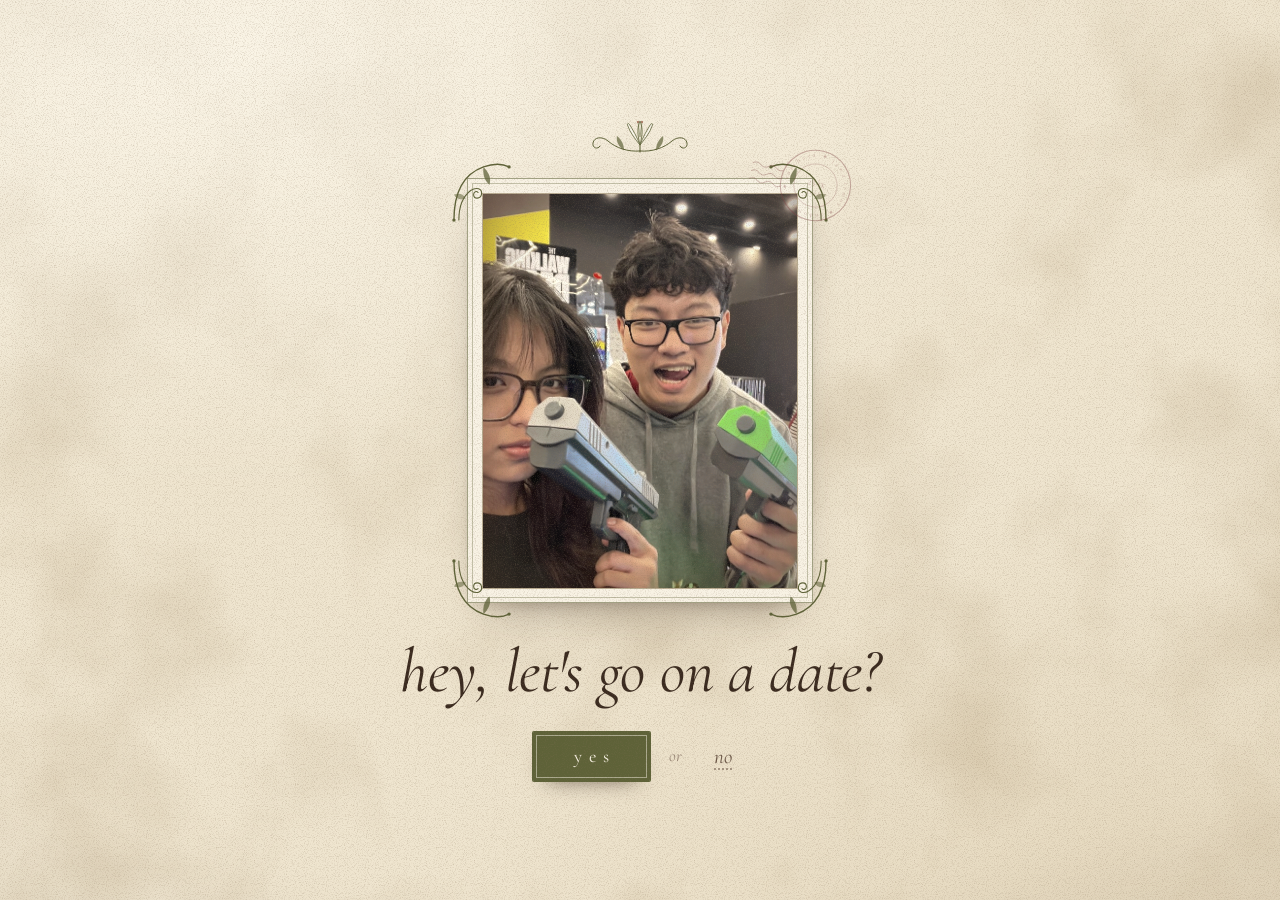
<file: index.html>
<!doctype html>
<html lang="en">
<head>
  <meta charset="utf-8">
  <meta name="viewport" content="width=device-width, initial-scale=1, viewport-fit=cover">
  <title>a small question</title>
  <meta name="description" content="open this when you have a minute.">
  <meta property="og:title" content="a small question">
  <meta property="og:description" content="open this when you have a minute.">
  <meta name="theme-color" content="#EFE5CF">
  <link rel="icon" href="data:image/svg+xml,%3Csvg xmlns='http://www.w3.org/2000/svg' viewBox='0 0 32 32'%3E%3Cpath d='M16 30V20' stroke='%235E6238' stroke-width='1.6' fill='none'/%3E%3Cpath d='M16 21C14 15 13.5 9 16 3C18.5 9 18 15 16 21Z' fill='%23FBF7EC' stroke='%235E6238'/%3E%3Cpath d='M16 21C12 17 8 12 6.5 7C10 9 13 14 16 21ZM16 21C20 17 24 12 25.5 7C22 9 19 14 16 21Z' fill='%23FBF7EC' stroke='%235E6238'/%3E%3C/svg%3E">

  <link rel="preconnect" href="https://fonts.googleapis.com">
  <link rel="preconnect" href="https://fonts.gstatic.com" crossorigin>
  <link rel="stylesheet" href="https://fonts.googleapis.com/css2?family=Cormorant+Garamond:ital,wght@0,300;0,400;0,500;1,300;1,400;1,500&family=EB+Garamond:ital,wght@0,400;1,400&family=IM+Fell+English+SC&family=La+Belle+Aurore&display=swap">
  <link rel="stylesheet" href="style.css">
</head>
<body class="locked">

  <!-- shared ornaments -->
  <svg class="sprite" aria-hidden="true" focusable="false">
    <defs>
      <symbol id="flourish" viewBox="0 0 64 64">
        <path d="M4 60C4 34 12 14 34 6C44 2.5 54 3 60 6" fill="none" stroke="currentColor" stroke-width="1.4" stroke-linecap="round"/>
        <path d="M9 60C9 46 13 36 21 30C27 26 33 28 32 34C31 39 24 39 24 34C24 31 27 30 28.5 32" fill="none" stroke="currentColor" stroke-width="1.1" stroke-linecap="round"/>
        <path d="M34 6C40 12 42 18 40 24C35 20 33 13 34 6Z" fill="currentColor" opacity=".75"/>
        <path d="M4 34C10 32 14 34 16 38C10 40 6 38 4 34Z" fill="currentColor" opacity=".55"/>
        <circle cx="60" cy="6" r="1.7" fill="currentColor"/>
        <circle cx="4" cy="60" r="1.7" fill="currentColor"/>
      </symbol>

      <symbol id="lily-sprig" viewBox="0 0 48 66">
        <path d="M24 66C24 52 22 42 25 27" fill="none" stroke="currentColor" stroke-width="1.2" stroke-linecap="round"/>
        <path d="M24 56C16 52 12 46 11 38C18 42 22 48 24 56Z" fill="currentColor" opacity=".7"/>
        <path d="M24.4 47C31 44 35 38 36 31C30 34 26 40 24.4 47Z" fill="currentColor" opacity=".55"/>
        <g transform="rotate(10 25 27)" stroke="currentColor" stroke-width=".8" stroke-linejoin="round">
          <path d="M25 27C23 19 22 11 25 3C28 11 27 19 25 27Z" fill="#ECE7D3"/>
          <path d="M25 27C21 22 16 15 14 8C13.6 6.6 15 6 16 7.4C19 13 22 20 25 27Z" fill="#FBF7EC"/>
          <path d="M25 27C29 22 34 15 36 8C36.4 6.6 35 6 34 7.4C31 13 28 20 25 27Z" fill="#FBF7EC"/>
          <path d="M25 19L23 5M25 19L27.5 5" fill="none" stroke-width=".5"/>
        </g>
      </symbol>

      <symbol id="bud-node" viewBox="0 0 16 26">
        <ellipse class="node-bg" cx="8" cy="13" rx="7.5" ry="12.5"/>
        <path d="M8 25V17" fill="none" stroke="currentColor" stroke-width="1"/>
        <path d="M8 18C4 15 4 8 8 2C12 8 12 15 8 18Z" fill="#FBF7EC" stroke="currentColor" stroke-width=".9"/>
        <path d="M8 16Q9.4 10 8 3.5" fill="none" stroke="currentColor" stroke-width=".5" opacity=".6"/>
      </symbol>

      <symbol id="wax-node" viewBox="0 0 16 26">
        <ellipse class="node-bg" cx="8" cy="13" rx="7.5" ry="12.5"/>
        <path d="M8 6.2C11.6 6 14 8.4 13.8 12.2C13.7 15.8 11.2 18.4 7.8 18.2C4.3 18 2 15.4 2.2 12C2.4 8.6 4.8 6.4 8 6.2Z" fill="#7B3F41"/>
        <circle cx="8" cy="12.2" r="3.2" fill="none" stroke="#5A2729" stroke-width=".7"/>
      </symbol>

      <symbol id="rule-orn" viewBox="0 0 48 18">
        <path d="M17 9C13 6 9 6 5 9C9 12 13 12 17 9Z" fill="currentColor" opacity=".5"/>
        <path d="M31 9C35 6 39 6 43 9C39 12 35 12 31 9Z" fill="currentColor" opacity=".5"/>
        <path d="M24 3L28.5 9L24 15L19.5 9Z" fill="none" stroke="currentColor" stroke-width=".9"/>
        <circle cx="24" cy="9" r="1.4" fill="currentColor"/>
      </symbol>
    </defs>
  </svg>

  <div class="paper-grain" aria-hidden="true"></div>
  <div class="paper-vignette" aria-hidden="true"></div>

  <main class="invite" id="invite">
    <div class="invite__inner">

      <svg class="crest intro" style="--i:0" viewBox="0 0 120 40" aria-hidden="true">
        <g class="crest__sway">
          <g fill="none" stroke="currentColor" stroke-linecap="round">
            <path d="M60 36C48 37 36 33 28 26C22 21 14 22 13 28C12 33 18 35 20 31" stroke-width="1"/>
            <path d="M60 36C72 37 84 33 92 26C98 21 106 22 107 28C108 33 102 35 100 31" stroke-width="1"/>
            <path d="M60 30V37" stroke-width="1.1"/>
          </g>
          <path d="M44 35.5C38 31 36 26 37 21C42 25 44 30 44 35.5Z" fill="currentColor" opacity=".7"/>
          <path d="M76 35.5C82 31 84 26 83 21C78 25 76 30 76 35.5Z" fill="currentColor" opacity=".7"/>
          <g stroke="currentColor" stroke-width=".8" stroke-linejoin="round">
            <path d="M60 30C58 22 56.5 14 60 6C63.5 14 62 22 60 30Z" fill="#ECE7D3"/>
            <path d="M60 30C56 25 50 18 47.5 10C47 8.5 48.5 8 49.5 9.5C53 15 57 22 60 30Z" fill="#FBF7EC"/>
            <path d="M60 30C64 25 70 18 72.5 10C73 8.5 71.5 8 70.5 9.5C67 15 63 22 60 30Z" fill="#FBF7EC"/>
            <path d="M60 22L58 7.5M60 22L62 7.5" fill="none" stroke-width=".5"/>
          </g>
          <circle cx="58" cy="7" r=".9" fill="#935540"/>
          <circle cx="62" cy="7" r=".9" fill="#935540"/>
        </g>
      </svg>

      <figure class="portrait intro" id="portrait" style="--i:1">
        <svg class="flourish flourish--tl" aria-hidden="true"><use href="#flourish"/></svg>
        <svg class="flourish flourish--tr" aria-hidden="true"><use href="#flourish"/></svg>
        <svg class="flourish flourish--bl" aria-hidden="true"><use href="#flourish"/></svg>
        <svg class="flourish flourish--br" aria-hidden="true"><use href="#flourish"/></svg>

        <svg class="postmark" viewBox="0 0 120 120" aria-hidden="true">
          <defs>
            <path id="pm-ring" d="M60 60m-42 0a42 42 0 1 1 84 0a42 42 0 1 1-84 0"/>
          </defs>
          <g fill="none" stroke="currentColor">
            <circle cx="60" cy="60" r="52" stroke-width="1.6"/>
            <circle cx="60" cy="60" r="32" stroke-width=".8"/>
            <path d="M-38 48q6-5 12 0t12 0t12 0t12 0M-38 60q6-5 12 0t12 0t12 0t12 0M-38 72q6-5 12 0t12 0t12 0t12 0" stroke-width="1.2"/>
          </g>
          <text class="postmark__ring"><textPath href="#pm-ring" textLength="256" lengthAdjust="spacing">surabaya ✶ jawa timur ✶ indonesia ✶</textPath></text>
          <text class="postmark__date" x="60" y="60" text-anchor="middle">25 ix</text>
          <text class="postmark__year" x="60" y="74" text-anchor="middle">2026</text>
        </svg>

        <div class="portrait__mat">

          <img id="heroImg" alt="the two of us" decoding="async">
          <div class="portrait__empty">
            <span>your photo goes here</span>
            <code>images/our-photo.jpg</code>
          </div>
        </div>
      </figure>

      <h1 class="question intro" style="--i:2">hey, let's go on a date?</h1>

      <div class="choices intro" style="--i:3">
        <button class="btn-yes" id="yes" type="button">yes</button>
        <span class="or" id="or" aria-hidden="true">or</span>
        <button class="btn-no" id="no" type="button" tabindex="-1" aria-hidden="true">no</button>
      </div>

    </div>
  </main>

  <div class="stage" id="stage" hidden aria-hidden="true"></div>
  <div class="edge-frame" id="edgeFrame" hidden aria-hidden="true"></div>
  <p class="whisper" id="whisper" aria-hidden="true">good answer.</p>

  <section class="letter" id="letter" hidden>
    <article class="card" id="card">

      <svg class="seal" id="seal" viewBox="0 0 100 100" aria-hidden="true">
        <defs>
          <radialGradient id="wax" cx="36%" cy="30%" r="78%">
            <stop offset="0" stop-color="#9C5557"/>
            <stop offset=".55" stop-color="#7B3F41"/>
            <stop offset="1" stop-color="#5C2A2D"/>
          </radialGradient>
        </defs>
        <path id="sealEdge" d="M50 6A44 44 0 1 1 49.9 6Z" fill="url(#wax)"/>
        <circle cx="50" cy="50" r="31" fill="none" stroke="#56252A" stroke-width="2.2" opacity=".75"/>
        <circle cx="49.2" cy="49.2" r="31" fill="none" stroke="#B06A68" stroke-width=".8" opacity=".55"/>
        <g transform="translate(50 63)" fill="#65302F" stroke="#A95F5E" stroke-width=".6" stroke-linejoin="round">
          <path d="M0 0C-2-8-2.5-16 0-24C2.5-16 2-8 0 0Z"/>
          <path d="M0 0C-4-5-9-12-11-19C-11.4-20.4-10-21-9-19.6C-6-13-3-7 0 0Z"/>
          <path d="M0 0C4-5 9-12 11-19C11.4-20.4 10-21 9-19.6C6-13 3-7 0 0Z"/>
          <path d="M0 0V7" fill="none"/>
        </g>
      </svg>

      <svg class="card__corner card__corner--tl" aria-hidden="true"><use href="#lily-sprig"/></svg>
      <svg class="card__corner card__corner--br" aria-hidden="true"><use href="#lily-sprig"/></svg>

      <header class="card__head">
        <p class="card__note">the plan, roughly</p>
        <p class="card__day">25</p>
        <p class="card__month">september</p>
        <p class="card__weekday">a friday</p>
      </header>

      <div class="rule" aria-hidden="true"><svg><use href="#rule-orn"/></svg></div>

      <ol class="timeline">
        <li class="stop ink">
          <div class="stop__time"><span class="t">14:00</span></div>
          <div class="stop__node" aria-hidden="true"><svg><use href="#bud-node"/></svg></div>
          <div class="stop__body">
            <h2>pick up</h2>
            <p>I'll pick you up DISIDUARJOO.</p>
          </div>
        </li>

        <li class="stop ink">
          <div class="stop__time"><span class="t">14:30</span><span class="until">until 18:00</span></div>
          <div class="stop__node" aria-hidden="true"><svg><use href="#bud-node"/></svg></div>
          <div class="stop__body">
            <h2>board game date</h2>
            <p>Games, snacks, talking, and mavin winstreakk.</p>
            <span class="margin-note">(i'm going to win)</span>
          </div>
        </li>

        <li class="stop ink">
          <div class="stop__time"><span class="t">18:00</span><span class="until">until 18:30</span></div>
          <div class="stop__node" aria-hidden="true"><svg><use href="#bud-node"/></svg></div>
          <div class="stop__body">
            <h2>moving to the next spot</h2>
            <p>A little transition before the evening.</p>
          </div>
        </li>

        <li class="stop ink">
          <div class="stop__time"><span class="t">18:30</span><span class="until">until 19:30</span></div>
          <div class="stop__node" aria-hidden="true"><svg><use href="#bud-node"/></svg></div>
          <div class="stop__body">
            <h2>café time</h2>
            <p>Something to drink, slow down, and just hanging out.</p>
          </div>
        </li>

        <li class="stop ink">
          <div class="stop__time"><span class="t">19:30</span><span class="until">until 20:00</span></div>
          <div class="stop__node" aria-hidden="true"><svg><use href="#bud-node"/></svg></div>
          <div class="stop__body">
            <h2>photobooth</h2>
            <p>We take some pictures. No retakes. We live with whatever comes out.</p>
          </div>
        </li>

        <li class="stop stop--evening ink">
          <div class="stop__time"><span class="t">20:00</span><span class="until">onwards</span></div>
          <div class="stop__node" aria-hidden="true"><svg><use href="#wax-node"/></svg></div>
          <div class="stop__body">
            <h2>evening plans</h2>
            <p>I have something planned.</p>
            <svg class="scribble" viewBox="0 0 150 22" aria-hidden="true">
              <path d="M2 13C8 3 14 3 16 11S22 20 28 11S36 2 42 11S50 20 56 10S64 3 70 12S80 19 86 10S96 4 100 12S110 18 116 9S126 4 130 12S140 18 147 10"/>
              <path d="M4 9C30 15 60 6 90 12S130 7 148 13"/>
            </svg>
            <p>You'll find out when we get there.</p>
          </div>
        </li>
      </ol>
    </article>

    <footer class="closing">
      <p class="closing__line ink">see you on the 25th <span class="closing__heart">♡</span></p>
      <p class="closing__hand ink">don't be late.</p>
      <svg class="closing__lily ink" aria-hidden="true"><use href="#lily-sprig"/></svg>
      <button class="again ink" id="again" type="button">ask me again</button>
    </footer>
  </section>

  <script src="script.js"></script>
</body>
</html>
</file>
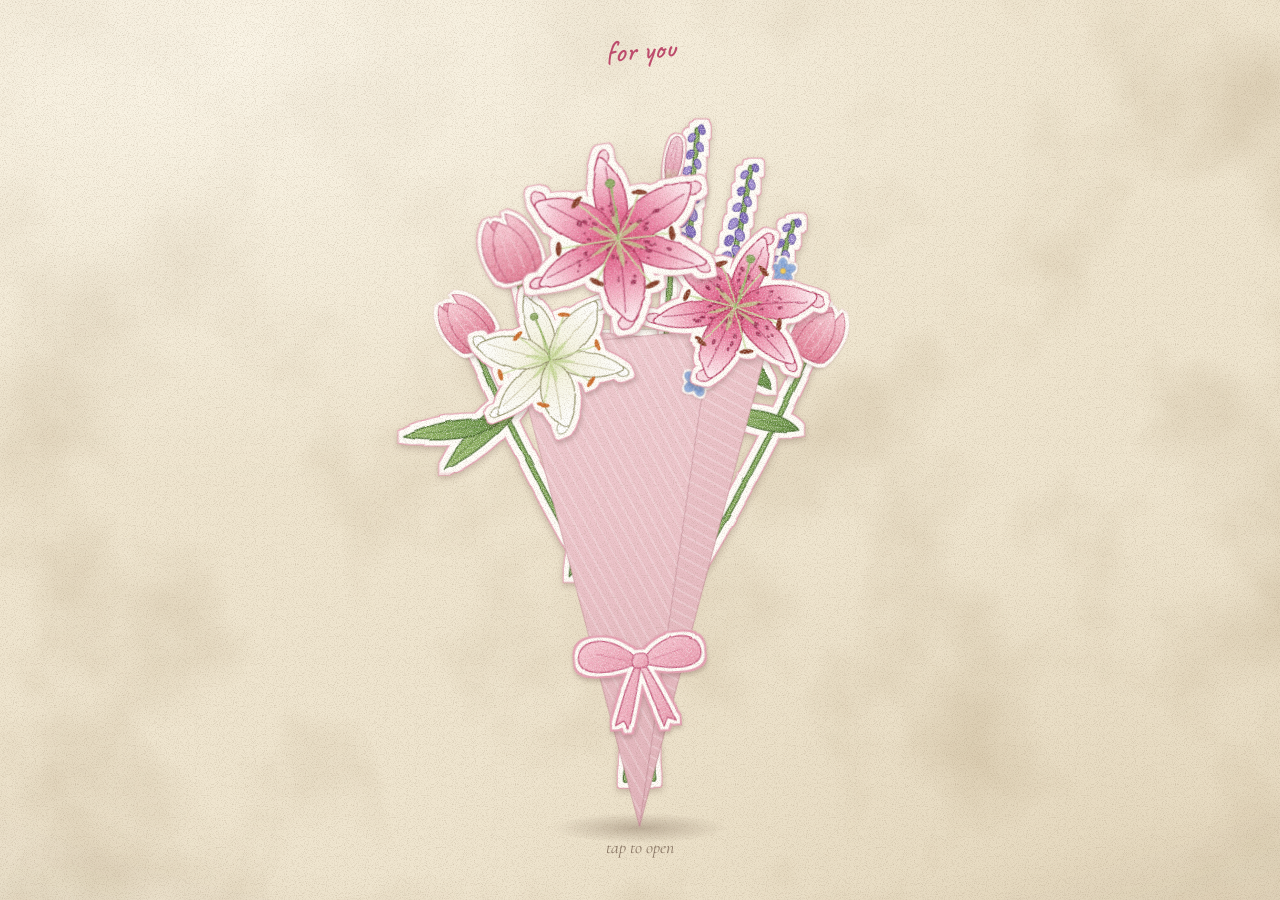
<file: 3dlrdx0306/index.html>
<!doctype html>
<html lang="en">
<head>
  <meta charset="utf-8">
  <meta name="viewport" content="width=device-width, initial-scale=1, viewport-fit=cover">
  <meta name="robots" content="noindex, nofollow">
  <meta name="referrer" content="no-referrer">
  <meta name="theme-color" content="#EFE5CF">
  <title>for you</title>
  <link rel="icon" href="data:image/svg+xml,%3Csvg xmlns='http://www.w3.org/2000/svg' viewBox='0 0 32 32'%3E%3Cpath d='M16 28c-6-4-11-8-11-14a5.5 5.5 0 0 1 11-2 5.5 5.5 0 0 1 11 2c0 6-5 10-11 14z' fill='%23E48AA3' stroke='%23B02E57'/%3E%3C/svg%3E">
  <link rel="preconnect" href="https://fonts.googleapis.com">
  <link rel="preconnect" href="https://fonts.gstatic.com" crossorigin>
  <link rel="stylesheet" href="https://fonts.googleapis.com/css2?family=Caveat:wght@400;500;600&family=Cormorant+Garamond:ital,wght@1,400&display=swap">

  <style>
    :root {
      --paper: #EFE5CF;
      --ink: #3A2A1F;
      --pen: #4A3462;
      --pen-pink: #BF4A6D;
      --wrap: #EDC5CB;
      --lh: 2.1rem;
      --f-hand: "Caveat", "Segoe Print", "Bradley Hand", cursive;
      --f-serif: "Cormorant Garamond", Garamond, Georgia, serif;
      --ease: cubic-bezier(.2, .7, .2, 1);
    }
    *, *::before, *::after { box-sizing: border-box; }

    body {
      margin: 0;
      min-height: 100vh; min-height: 100svh;
      color: var(--ink);
      font-family: var(--f-serif);
      overflow-x: hidden;
      background-color: var(--paper);
      background-image:
        radial-gradient(120% 80% at 18% 6%, rgba(255, 251, 240, .7), rgba(255, 251, 240, 0) 60%),
        radial-gradient(90% 70% at 92% 100%, rgba(176, 148, 100, .16), rgba(176, 148, 100, 0) 65%),
        url("data:image/svg+xml,%3Csvg xmlns='http://www.w3.org/2000/svg' width='1600' height='1000'%3E%3Cfilter id='m'%3E%3CfeTurbulence type='fractalNoise' baseFrequency='.005' numOctaves='4' seed='7' stitchTiles='stitch'/%3E%3CfeColorMatrix values='0 0 0 0 .52 0 0 0 0 .41 0 0 0 0 .26 .9 0 0 0 -.42'/%3E%3C/filter%3E%3Crect width='100%25' height='100%25' filter='url(%23m)'/%3E%3C/svg%3E");
      background-size: 100% 100%, 100% 100%, cover;
      background-repeat: no-repeat;
      background-attachment: fixed;
    }
    body.is-reading { overflow: hidden; }

    .defs { position: absolute; width: 0; height: 0; overflow: hidden; }

    .grain {
      position: fixed; inset: 0; z-index: 90; pointer-events: none; opacity: .45;
      background-image: url("data:image/svg+xml,%3Csvg xmlns='http://www.w3.org/2000/svg' width='220' height='220'%3E%3Cfilter id='g'%3E%3CfeTurbulence type='fractalNoise' baseFrequency='.9' numOctaves='3' stitchTiles='stitch'/%3E%3CfeColorMatrix values='0 0 0 0 .24 0 0 0 0 .17 0 0 0 0 .1 1.3 0 0 0 -.62'/%3E%3C/filter%3E%3Crect width='100%25' height='100%25' filter='url(%23g)'/%3E%3C/svg%3E");
    }
    .vignette {
      position: fixed; inset: 0; z-index: 1; pointer-events: none;
      background: radial-gradient(130% 100% at 50% 42%, rgba(80, 56, 32, 0) 58%, rgba(80, 56, 32, .13) 88%, rgba(70, 48, 26, .22) 100%);
    }

    .scene {
      position: relative; z-index: 2;
      min-height: 100vh; min-height: 100svh;
      display: flex; flex-direction: column; align-items: center; justify-content: center;
      padding: 1.2rem 1rem 1.6rem;
      text-align: center;
    }
    .for-you {
      margin: 0 0 .2rem;
      font-family: var(--f-hand); font-weight: 500; font-size: 1.9rem;
      color: var(--pen-pink);
      transform: rotate(-4deg);
      animation: rise 1.2s var(--ease) both .1s;
    }
    .hint {
      margin: .6rem 0 0; min-height: 1.6rem;
      font-family: var(--f-serif); font-style: italic; font-size: 1.1rem;
      color: #8A7766;
      transition: opacity .5s var(--ease);
      animation: rise 1.2s var(--ease) both .5s, breathe 2.8s ease-in-out 2s infinite;
    }
    .is-open ~ .hint { opacity: 0; animation: none; }
    @keyframes rise { from { opacity: 0; translate: 0 14px; } to { opacity: 1; translate: 0 0; } }
    @keyframes breathe { 50% { opacity: .45; } }

    .again {
      margin-top: .4rem;
      appearance: none; background: none; border: 0; cursor: pointer;
      padding: .5rem .9rem;
      font-family: var(--f-hand); font-size: 1.45rem; color: var(--pen-pink);
      text-decoration: underline; text-decoration-color: rgba(191, 74, 109, .35); text-underline-offset: 5px;
    }
    .again[hidden] { display: none; }

    .bouquet {
      position: relative;
      width: min(92vw, 520px, calc((100vh - 9rem) * .684));
      aspect-ratio: 520 / 760;
      container-type: inline-size;
      cursor: pointer;
      outline: none;
      -webkit-tap-highlight-color: transparent;
      animation: rise 1.4s var(--ease) both .25s;
    }
    @supports (height: 1svh) {
      .bouquet { width: min(92vw, 520px, calc((100svh - 9rem) * .684)); }
    }
    .bouquet:focus-visible::after {
      content: ""; position: absolute; inset: -8px; border: 1px dashed rgba(191, 74, 109, .5); border-radius: 8px;
    }
    .bouquet.is-open { cursor: default; }

    .ground {
      position: absolute; left: 50%; bottom: -2%;
      width: 34%; height: 4%;
      transform: translateX(-50%);
      background: radial-gradient(closest-side, rgba(70, 45, 30, .28), rgba(70, 45, 30, 0));
    }

    /* the wrapping paper: a kite, folded into a cone */
    .panel, .face { position: absolute; inset: 0; }
    .panel {
      z-index: 1;
      clip-path: polygon(36% 34%, 64% 34%, 50% 100%);
      background: linear-gradient(90deg, #E7DECB, #FFFDF7 30%, #FFFDF7 70%, #E7DECB);
    }
    .flap {
      position: absolute; inset: 0;
      transform-style: preserve-3d;
      transform-origin: 50% 100%;
      transition: transform 1.3s cubic-bezier(.5, .05, .2, 1);
    }
    .flap--left  { z-index: 3; transform: perspective(1800px) rotate3d(72.8, 501.6, 0, var(--a, -180deg)); }
    .flap--right { z-index: 4; transform: perspective(1800px) rotate3d(-72.8, 501.6, 0, var(--a, 180deg)); }
    .is-open .flap--left  { --a: 0deg; }
    .is-open .flap--right { --a: 0deg; transition-delay: .2s; }

    .face { backface-visibility: hidden; -webkit-backface-visibility: hidden; }
    .face--in { background: #FFFDF7; }
    .flap--left .face--in {
      clip-path: polygon(0% 44%, 36% 34%, 50% 100%);
      background: linear-gradient(100deg, #FFFDF7 45%, #ECE3D2 100%);
    }
    .flap--right .face--in {
      clip-path: polygon(64% 34%, 100% 44%, 50% 100%);
      background: linear-gradient(-100deg, #FFFDF7 45%, #ECE3D2 100%);
    }
    .face--out {
      transform: rotateY(180deg);
      background:
        repeating-linear-gradient(45deg, rgba(255, 255, 255, .22) 0 2px, rgba(255, 255, 255, 0) 2px 10px),
        linear-gradient(160deg, #F2D2D7, var(--wrap) 55%, #DFAFB7);
    }
    .flap--left .face--out  { clip-path: polygon(100% 44%, 64% 34%, 50% 100%); }
    .flap--right .face--out { clip-path: polygon(36% 34%, 0% 44%, 50% 100%); }

    .edge { position: absolute; inset: 0; width: 100%; height: 100%; overflow: visible; }
    .edge polygon { fill: none; stroke: rgba(140, 70, 85, .4); stroke-width: 1.4; vector-effect: non-scaling-stroke; stroke-linejoin: round; }
    .face--in .edge polygon, .panel .edge polygon { stroke: rgba(120, 100, 80, .3); }

    .scrawl {
      position: absolute;
      font-family: var(--f-hand); font-weight: 600; line-height: 1;
      color: var(--pen);
      white-space: nowrap;
      transform: translate(-50%, -50%) rotate(var(--r));
      clip-path: inset(-20% 100% -20% 0);
      transition: clip-path 1.6s var(--ease) 1.5s;
    }
    .is-open .scrawl { clip-path: inset(-20% -5% -20% 0); }
    .scrawl--l { left: 27.5%; top: 65%; --r: 58.6deg; font-size: 5.6cqw; line-height: 1.08; text-align: center; }
    .scrawl--r { left: 76.5%; top: 59%; --r: -58.6deg; font-size: 7.4cqw; color: var(--pen-pink); }
    .scrawl--r small { display: block; margin-top: .2em; font-size: .5em; color: var(--pen); text-align: center; }
    .doodle {
      position: absolute; width: 6cqw; color: var(--pen-pink);
      opacity: 0; transform: translate(-50%, -50%) rotate(var(--r, 0deg)) scale(.4);
      transition: opacity .5s var(--ease), transform .7s cubic-bezier(.34, 1.56, .64, 1);
    }
    .is-open .doodle { opacity: .85; transform: translate(-50%, -50%) rotate(var(--r, 0deg)) scale(1); }
    .doodle--1 { left: 13%; top: 76%; --r: -14deg; transition-delay: 2.9s; }
    .doodle--2 { left: 88%; top: 73%; --r: 12deg; width: 4.6cqw; transition-delay: 3.1s; }
    .doodle--3 { left: 83%; top: 81%; --r: -8deg; width: 3.4cqw; transition-delay: 3.25s; }

    .stems { position: absolute; inset: 0; z-index: 2; transition: z-index 0s linear .75s; }
    .is-open .stems { z-index: 5; }
    .stems svg { width: 100%; height: 100%; display: block; overflow: visible; }

    .sticker {
      position: absolute; z-index: 6;
      aspect-ratio: 1;
      transform: translate(-50%, -50%) rotate(var(--rot, 0deg));
      pointer-events: none;
    }
    .sticker .bob {
      width: 100%; height: 100%;
      transform-origin: 50% 70%;
      animation: bob var(--sd, 7s) ease-in-out var(--sdl, 0s) infinite alternate;
      will-change: transform;
    }
    .sticker svg { width: 100%; height: 100%; display: block; overflow: visible; }
    .sticker--bow { z-index: 7; }
    .is-open .sticker { animation: spring .9s cubic-bezier(.34, 1.56, .64, 1) both; animation-delay: var(--sp, 0s); }
    @keyframes bob { from { transform: rotate(-1.6deg); } to { transform: rotate(1.8deg) translateY(-1px); } }
    @keyframes spring { 0% { scale: 1; } 35% { scale: 1.07; } 70% { scale: .98; } 100% { scale: 1; } }

    .note {
      position: fixed; left: 0; top: 0; z-index: 40;
      width: 9.5rem; height: 6.4rem;
      pointer-events: none; opacity: 0;
      background: linear-gradient(180deg, #FFFCF3 0 49.5%, #F1E8D6 50%, #FFFCF3 56%);
      box-shadow: 0 10px 22px -12px rgba(58, 42, 31, .55);
      border-radius: 2px;
      display: grid; place-items: center;
    }
    .note[hidden] { display: none; }
    .note span {
      font-family: var(--f-hand); font-size: 1.35rem; color: var(--pen);
      transform: rotate(-4deg) translateY(.9rem);
    }
    .note svg { position: absolute; top: 34%; left: 50%; width: 1.7rem; transform: translate(-50%, -50%); }

    .reader {
      position: fixed; inset: 0; z-index: 50;
      overflow-y: auto; overscroll-behavior: contain;
      -webkit-overflow-scrolling: touch;
      background: rgba(239, 229, 207, .9);
      opacity: 0;
      transition: opacity .6s var(--ease);
    }
    @supports (backdrop-filter: blur(4px)) {
      .reader { background: rgba(239, 229, 207, .78); backdrop-filter: blur(5px); -webkit-backdrop-filter: blur(5px); }
    }
    .reader[hidden] { display: none; }
    .reader.is-shown { opacity: 1; }

    .reader__close {
      position: fixed; top: max(.8rem, env(safe-area-inset-top)); right: .9rem; z-index: 2;
      width: 2.6rem; height: 2.6rem; border-radius: 50%;
      appearance: none; border: 0; cursor: pointer;
      background: rgba(255, 252, 243, .85);
      box-shadow: 0 4px 12px -6px rgba(58, 42, 31, .5);
      font-family: var(--f-hand); font-size: 1.6rem; line-height: 1; color: var(--pen);
    }

    .sheet {
      --pad-x: clamp(1.4rem, 6vw, 3.2rem);
      --margin-x: clamp(2.4rem, 8vw, 4.2rem);
      position: relative;
      width: min(100% - 2rem, 36rem);
      margin: clamp(3.6rem, 9vh, 5.5rem) auto 1.5rem;
      padding: calc(var(--lh) * 2) var(--pad-x) calc(var(--lh) * 2) var(--margin-x);
      background-color: #FFFCF2;
      background-image:
        linear-gradient(90deg, transparent calc(var(--margin-x) - .7rem), rgba(214, 118, 140, .5) calc(var(--margin-x) - .7rem), rgba(214, 118, 140, .5) calc(var(--margin-x) - .7rem + 1px), transparent calc(var(--margin-x) - .7rem + 1px)),
        repeating-linear-gradient(180deg, transparent 0, transparent calc(var(--lh) - 1px), rgba(118, 150, 190, .3) calc(var(--lh) - 1px), rgba(118, 150, 190, .3) var(--lh));
      box-shadow: 0 1px 0 rgba(255, 255, 255, .8) inset, 0 28px 50px -30px rgba(58, 42, 31, .55), 0 8px 18px -12px rgba(58, 42, 31, .3);
      outline: none;
      font-family: var(--f-hand);
      font-size: 1.42rem;
      line-height: var(--lh);
      color: var(--pen);
      transform: rotate(-.4deg);
    }
    .reader.is-shown .sheet { animation: unfold 1.4s cubic-bezier(.3, .1, .2, 1) both .15s; }
    @keyframes unfold {
      0%   { clip-path: inset(0 0 78% 0); opacity: 0; translate: 0 18px; }
      18%  { opacity: 1; }
      100% { clip-path: inset(0 0 0 0); opacity: 1; translate: 0 0; }
    }
    .sheet::before, .sheet::after {
      content: ""; position: absolute; left: 0; right: 0; height: 14px; pointer-events: none;
      background: linear-gradient(180deg, rgba(120, 90, 60, 0), rgba(120, 90, 60, .08) 50%, rgba(120, 90, 60, 0));
      mix-blend-mode: multiply;
    }
    .sheet::before { top: 33.3%; }
    .sheet::after  { top: 66.6%; }

    .sheet p { margin: 0 0 var(--lh); }
    .sheet__title {
      margin: 0 0 var(--lh);
      font-weight: 600; font-size: 2.1rem; line-height: var(--lh);
      color: var(--pen-pink);
    }
    .sheet__sign { margin: 0 !important; text-align: right; }
    .sheet__sign b { font-weight: 600; color: var(--pen-pink); }

    .tape {
      position: absolute; top: -.9rem; width: 5.6rem; height: 1.8rem;
      background: rgba(233, 176, 190, .55);
      box-shadow: 0 1px 2px rgba(0, 0, 0, .06);
      clip-path: polygon(3% 0, 97% 4%, 100% 50%, 96% 100%, 2% 96%, 0 50%);
    }
    .tape--l { left: 1.2rem; transform: rotate(-6deg); }
    .tape--r { right: 1.2rem; transform: rotate(5deg); background: rgba(176, 196, 150, .55); }

    .fold {
      display: block; margin: 0 auto calc(2.5rem + env(safe-area-inset-bottom));
      appearance: none; background: none; border: 0; cursor: pointer; padding: .6rem 1rem;
      font-family: var(--f-hand); font-size: 1.5rem; color: var(--pen-pink);
      text-decoration: underline; text-decoration-color: rgba(191, 74, 109, .35); text-underline-offset: 5px;
    }

    @media (max-width: 480px) {
      :root { --lh: 1.95rem; }
      .sheet { font-size: 1.32rem; }
      .sheet__title { font-size: 1.85rem; }
    }

    @media (prefers-reduced-motion: reduce) {
      .sticker .bob, .hint, .is-open .sticker { animation: none; }
      .flap, .scrawl, .doodle { transition-duration: .3s; transition-delay: 0s; }
      .reader.is-shown .sheet { animation: none; }
    }
  </style>
</head>
<body>

  <svg class="defs" aria-hidden="true" focusable="false">
    <defs>
      <filter id="cutout" x="-20%" y="-20%" width="140%" height="140%" color-interpolation-filters="sRGB">
        <feTurbulence type="fractalNoise" baseFrequency=".035" numOctaves="2" seed="4" result="wobble"/>
        <feDisplacementMap in="SourceGraphic" in2="wobble" scale="3.2" xChannelSelector="R" yChannelSelector="G" result="art"/>
        <feTurbulence type="fractalNoise" baseFrequency=".85" numOctaves="2" seed="8" result="tooth"/>
        <feColorMatrix in="tooth" values="0 0 0 0 1  0 0 0 0 1  0 0 0 0 1  0 0 0 -1.4 .8" result="toothA"/>
        <feComposite in="toothA" in2="art" operator="in" result="texture"/>
        <feMorphology in="art" operator="dilate" radius="6.2" result="fat"/>
        <feFlood flood-color="#E6A2B4"/>
        <feComposite in2="fat" operator="in" result="rim"/>
        <feMorphology in="art" operator="dilate" radius="4.8" result="mid"/>
        <feFlood flood-color="#FFFDF8"/>
        <feComposite in2="mid" operator="in" result="border"/>
        <feGaussianBlur in="fat" stdDeviation="3"/>
        <feOffset dy="3.5" result="blur"/>
        <feFlood flood-color="#4A2E24" flood-opacity=".24"/>
        <feComposite in2="blur" operator="in" result="shadow"/>
        <feMerge>
          <feMergeNode in="shadow"/>
          <feMergeNode in="rim"/>
          <feMergeNode in="border"/>
          <feMergeNode in="art"/>
          <feMergeNode in="texture"/>
        </feMerge>
      </filter>

      <linearGradient id="g-lily-pink" x1="0" y1="1" x2="0" y2="0">
        <stop offset="0" stop-color="#C8345F"/>
        <stop offset=".3" stop-color="#E4668F"/>
        <stop offset=".68" stop-color="#F5B2C5"/>
        <stop offset="1" stop-color="#FFF1F5"/>
      </linearGradient>
      <linearGradient id="g-lily-white" x1="0" y1="1" x2="0" y2="0">
        <stop offset="0" stop-color="#CBDA9C"/>
        <stop offset=".28" stop-color="#F4F2DC"/>
        <stop offset="1" stop-color="#FFFFFF"/>
      </linearGradient>
      <linearGradient id="g-tulip" x1="0" y1="1" x2="0" y2="0">
        <stop offset="0" stop-color="#DE6F8A"/>
        <stop offset="1" stop-color="#F9C8D3"/>
      </linearGradient>
      <linearGradient id="g-tulip-back" x1="0" y1="1" x2="0" y2="0">
        <stop offset="0" stop-color="#C95574"/>
        <stop offset="1" stop-color="#EE9EB2"/>
      </linearGradient>
      <linearGradient id="g-leaf" x1="0" y1="1" x2="0" y2="0">
        <stop offset="0" stop-color="#5E8A3C"/>
        <stop offset="1" stop-color="#9DBD6C"/>
      </linearGradient>
      <linearGradient id="g-bud" x1="0" y1="1" x2="0" y2="0">
        <stop offset="0" stop-color="#9CBF6A"/>
        <stop offset=".45" stop-color="#E7A3B6"/>
        <stop offset="1" stop-color="#F6CFD9"/>
      </linearGradient>
      <radialGradient id="g-blue" cx="50%" cy="50%" r="60%">
        <stop offset="0" stop-color="#5E86C8"/>
        <stop offset="1" stop-color="#A8C3EC"/>
      </radialGradient>
      <linearGradient id="g-bow" x1="0" y1="0" x2="1" y2="1">
        <stop offset="0" stop-color="#F7C6D2"/>
        <stop offset="1" stop-color="#E890A8"/>
      </linearGradient>

      <symbol id="heart" viewBox="0 0 32 30">
        <path d="M16 28C9 23 3 18 3.5 11A6.5 6.5 0 0 1 16 8a6.5 6.5 0 0 1 12.5 3C29 18 23 23 16 28Z" fill="none" stroke="currentColor" stroke-width="2.2" stroke-linejoin="round"/>
      </symbol>
    </defs>
  </svg>

  <div class="grain" aria-hidden="true"></div>
  <div class="vignette" aria-hidden="true"></div>

  <main class="scene">
    <p class="for-you">for you</p>

    <div class="bouquet" id="bouquet" role="button" tabindex="0" aria-label="Open the wrapping and read the letter">
      <div class="ground"></div>

      <div class="panel">
        <svg class="edge" viewBox="0 0 100 100" preserveAspectRatio="none"><polygon points="36,34 64,34 50,100"/></svg>
      </div>

      <div class="stems" id="stems"></div>

      <div class="flap flap--left">
        <div class="face face--in">
          <svg class="edge" viewBox="0 0 100 100" preserveAspectRatio="none"><polygon points="0,44 36,34 50,100"/></svg>
          <span class="scrawl scrawl--l">happy first<br>anniversary!!!</span>
          <svg class="doodle doodle--1"><use href="#heart"/></svg>
        </div>
        <div class="face face--out">
          <svg class="edge" viewBox="0 0 100 100" preserveAspectRatio="none"><polygon points="100,44 64,34 50,100"/></svg>
        </div>
      </div>

      <div class="flap flap--right">
        <div class="face face--in">
          <svg class="edge" viewBox="0 0 100 100" preserveAspectRatio="none"><polygon points="64,34 100,44 50,100"/></svg>
          <span class="scrawl scrawl--r">i love you<small>(a lot)</small></span>
          <svg class="doodle doodle--2"><use href="#heart"/></svg>
          <svg class="doodle doodle--3"><use href="#heart"/></svg>
        </div>
        <div class="face face--out">
          <svg class="edge" viewBox="0 0 100 100" preserveAspectRatio="none"><polygon points="36,34 0,44 50,100"/></svg>
        </div>
      </div>

    </div>

    <p class="hint" id="hint">tap to open</p>
    <button class="again" id="again" type="button" hidden>read the letter again</button>
  </main>

  <div class="note" id="note" hidden aria-hidden="true">
    <svg viewBox="0 0 32 30"><path d="M16 28C9 23 3 18 3.5 11A6.5 6.5 0 0 1 16 8a6.5 6.5 0 0 1 12.5 3C29 18 23 23 16 28Z" fill="#D9607F"/></svg>
    <span>for you</span>
  </div>

  <div class="reader" id="reader" role="dialog" aria-modal="true" aria-label="Letter" hidden>
    <button class="reader__close" id="close" type="button" aria-label="Close the letter">&times;</button>

    <article class="sheet" id="sheet" tabindex="-1">
      <span class="tape tape--l" aria-hidden="true"></span>
      <span class="tape tape--r" aria-hidden="true"></span>

      <h1 class="sheet__title">Happy first anniversary!!!</h1>

      <p>I still think about how we met at 3C. Honestly, I didn't expect anything to happen back then. I was still carrying a lot (lol), and I didn't think I was ready for anyone. Then somehow we started hanging out almost every day, and without me noticing, you became the person I wanted to see the most.</p>

      <p>I don't know if I've ever told you this properly, but being with you feels light. Around you I don't feel like I'm carrying a burden anymore. I started actually enjoying my life again, and a big part of that is because of you.</p>

      <p>I remember buying matching socks at McD, staying up late at BM Coffee, falling asleep in your car, going to the gym together, and making TikToks. They're all small things, but they're the ones that stuck with me. Those are the moments I think about when I think about us.</p>

      <p>I know this year wasn't perfect. I know I'm not always the boyfriend you deserve, and there are things I need to work on, like being more present, communicating better, or even being more understanding. I'm not writing this to make excuses. I'm writing it because I want you to know I see it, and I want to do better for you.</p>

      <p>Thank you for staying, for being patient with me, and for making this year one of the best parts of my life.</p>

      <p>I love you. Here's to our second year, and many more after that.</p>

      <p class="sheet__sign">looove,<br><b>mavinn</b></p>
    </article>

    <button class="fold" id="fold" type="button">fold it back</button>
  </div>

  <script>
    (() => {
      const $ = (s) => document.querySelector(s);
      const reduce = matchMedia("(prefers-reduced-motion: reduce)").matches;
      const BOX = { w: 520, h: 760 };
      const f = (n) => Math.round(n * 100) / 100;

      function seeded(seed) {
        return () => {
          seed = (seed + 0x6d2b79f5) | 0;
          let t = Math.imul(seed ^ (seed >>> 15), 1 | seed);
          t = (t + Math.imul(t ^ (t >>> 7), 61 | t)) ^ t;
          return ((t ^ (t >>> 14)) >>> 0) / 4294967296;
        };
      }
      const rand = seeded(26);

      function lily(P, kind) {
        const pal = kind === "white"
          ? { grad: "g-lily-white", line: "#8F8C62", rib: "#B8B287", spot: null, curl: "#FFFFFF", anther: "#C8641F" }
          : { grad: "g-lily-pink", line: "#B02E57", rib: "#A32450", spot: "#8E1E43", curl: "#FAD7E0", anther: "#7C2E18" };

        const tepal = (angle, W, b) => {
          const tip = `${f(-W * .1 + b)} ${f(-P * .97)}`;
          let s = `<g transform="rotate(${f(angle)})">`;
          s += `<path d="M0 0C${f(W * .9)} ${f(-P * .2)} ${f(W * 1.05 + b * .3)} ${f(-P * .62)} ${f(W * .32 + b)} ${f(-P * .9)}Q${f(W * .1 + b)} ${f(-P * 1.02)} ${tip}C${f(-W * .8 + b * .3)} ${f(-P * .68)} ${f(-W * .95)} ${f(-P * .24)} 0 0Z" fill="url(#${pal.grad})" stroke="${pal.line}" stroke-width="1.5" stroke-linejoin="round"/>`;
          s += `<path d="M${f(W * .32 + b)} ${f(-P * .9)}Q${f(W * .62 + b)} ${f(-P * .97)} ${f(W * .4 + b)} ${f(-P * 1.05)}Q${f(W * .12 + b)} ${f(-P * 1.09)} ${tip}Q${f(W * .1 + b)} ${f(-P * 1.02)} ${f(W * .32 + b)} ${f(-P * .9)}Z" fill="${pal.curl}" stroke="${pal.line}" stroke-width="1.2" stroke-linejoin="round"/>`;
          s += `<path d="M0 ${f(-P * .05)}Q${f(W * .06 + b * .3)} ${f(-P * .5)} ${f(W * .2 + b * .85)} ${f(-P * .86)}" fill="none" stroke="${pal.rib}" stroke-width="1.3" stroke-linecap="round" opacity=".75"/>`;
          s += `<path d="M0 0C${f(W * .16)} ${f(-P * .1)} ${f(W * .1)} ${f(-P * .3)} 0 ${f(-P * .34)}C${f(-W * .1)} ${f(-P * .3)} ${f(-W * .16)} ${f(-P * .1)} 0 0Z" fill="#BFD48A" opacity=".75"/>`;
          if (pal.spot) {
            for (let i = 0; i < 9; i++) {
              const t = .14 + rand() * .42;
              const x = (rand() - .5) * W * 1.1 * (1 - t * .6);
              const rx = 1 + rand() * 1.3;
              s += `<ellipse cx="${f(x)}" cy="${f(-P * t)}" rx="${f(rx)}" ry="${f(rx * (1.3 + rand() * .6))}" fill="${pal.spot}" opacity=".8"/>`;
            }
          }
          return s + "</g>";
        };

        let s = `<g transform="scale(1 .9)">`;
        [0, 120, 240].forEach((a) => { s += tepal(a + rand() * 10 - 5, P * .23, (rand() - .5) * P * .14); });
        [60, 180, 300].forEach((a) => { s += tepal(a + rand() * 10 - 5, P * .3, (rand() - .5) * P * .12); });
        for (let i = 0; i < 6; i++) {
          const a = i * 60 + 30 + rand() * 16 - 8;
          const L = P * (.55 + rand() * .12);
          const c = (rand() - .5) * P * .12;
          s += `<g transform="rotate(${f(a)})"><path d="M0 0Q${f(c)} ${f(-L * .55)} ${f(c * .6)} ${f(-L)}" fill="none" stroke="#C9D99A" stroke-width="1.8" stroke-linecap="round"/>` +
               `<ellipse cx="${f(c * .6)}" cy="${f(-L)}" rx="${f(P * .03)}" ry="${f(P * .085)}" transform="rotate(${f(75 + rand() * 30)} ${f(c * .6)} ${f(-L)})" fill="${pal.anther}"/></g>`;
        }
        s += `<path d="M0 0Q5 ${f(-P * .3)} 2 ${f(-P * .64)}" fill="none" stroke="#98B466" stroke-width="2.6" stroke-linecap="round"/>`;
        s += `<circle cx="2" cy="${f(-P * .66)}" r="${f(P * .05)}" fill="#89A55A" stroke="#5E7D3A" stroke-width="1"/>`;
        return s + "</g>";
      }

      function lilyBud(L) {
        const W = L * .2;
        return `<path d="M0 ${f(L * .5)}C${f(W * .5)} ${f(L * .3)} ${f(W)} ${f(-L * .05)} ${f(W * .45)} ${f(-L * .42)}Q0 ${f(-L * .56)} ${f(-W * .45)} ${f(-L * .42)}C${f(-W)} ${f(-L * .05)} ${f(-W * .5)} ${f(L * .3)} 0 ${f(L * .5)}Z" fill="url(#g-bud)" stroke="#9C3A5A" stroke-width="1.4" stroke-linejoin="round"/>` +
               `<path d="M0 ${f(L * .36)}Q${f(W * .22)} 0 0 ${f(-L * .46)}M${f(-W * .4)} ${f(L * .1)}Q${f(-W * .25)} ${f(-L * .2)} ${f(-W * .1)} ${f(-L * .38)}" fill="none" stroke="#B85476" stroke-width="1" opacity=".7"/>`;
      }

      function tulip(s) {
        const p = (d) => d.replace(/-?\d+(\.\d+)?/g, (n) => f(+n * s));
        return `<g stroke="#B6486A" stroke-width="1.5" stroke-linejoin="round">` +
          `<path d="${p("M-16 26C-26 6-22-18-4-30C14-20 24 4 16 26Z")}" fill="url(#g-tulip-back)"/>` +
          `<path d="${p("M-22 24C-30 2-24-22-9-32C-6-14-3 6 2 28C-7 31-16 30-22 24Z")}" fill="url(#g-tulip)"/>` +
          `<path d="${p("M22 24C30 2 24-22 9-32C6-14 3 6-2 28C7 31 16 30 22 24Z")}" fill="url(#g-tulip)"/>` +
          `<path d="${p("M-14 27C-20 6-14-18 0-27C14-18 20 6 14 27C6 32-6 32-14 27Z")}" fill="url(#g-tulip)"/>` +
          `<path d="${p("M-5 22Q-7 0-2-18M5 22Q7 2 3-16")}" fill="none" stroke="#F7D5DD" stroke-width="1.2" opacity=".9"/>` +
          `</g>`;
      }

      function blueBloom(r) {
        let s = "";
        for (let i = 0; i < 5; i++) {
          s += `<ellipse cx="0" cy="${f(-r * .55)}" rx="${f(r * .36)}" ry="${f(r * .52)}" transform="rotate(${i * 72})" fill="url(#g-blue)" stroke="#44659F" stroke-width="1.3"/>`;
        }
        s += `<circle r="${f(r * .22)}" fill="#F3CB4E" stroke="#C98A22" stroke-width="1.2"/>`;
        for (let i = 0; i < 5; i++) {
          s += `<path d="M0 ${f(-r * .28)}L0 ${f(-r * .7)}" transform="rotate(${i * 72})" stroke="#E7F0FB" stroke-width="1" opacity=".8"/>`;
        }
        return s;
      }

      function bow() {
        return `<g stroke="#C4557A" stroke-width="1.8" stroke-linejoin="round" fill="url(#g-bow)">` +
          `<path d="M-6 6C-22 34-30 60-40 88L-28 82-22 94C-12 64-6 34 0 10Z"/>` +
          `<path d="M6 6C22 34 32 60 44 86L32 81 27 93C16 62 8 34 0 10Z"/>` +
          `<path d="M-6-2C-30-34-78-40-84-10C-88 14-54 20-8 6Z"/>` +
          `<path d="M6-2C30-34 78-40 84-10C88 14 54 20 8 6Z"/>` +
          `<path d="M-60-12Q-40-6-16 0M60-12Q40-6 16 0" fill="none" stroke="#D66E8F" stroke-width="1.2" opacity=".8"/>` +
          `<rect x="-11" y="-9" width="22" height="20" rx="7"/>` +
          `</g>`;
      }

      const leaf = (x, y, angle, L, W, bend = 0) =>
        `<g transform="translate(${f(x)} ${f(y)}) rotate(${f(angle)})">` +
        `<path d="M0 0C${f(W)} ${f(-L * .25)} ${f(W * .7 + bend)} ${f(-L * .72)} ${f(bend * 1.4)} ${f(-L)}C${f(-W * .7 + bend)} ${f(-L * .72)} ${f(-W)} ${f(-L * .25)} 0 0Z" fill="url(#g-leaf)" stroke="#44662A" stroke-width="1.4" stroke-linejoin="round"/>` +
        `<path d="M0 ${f(-L * .05)}Q${f(bend * .5)} ${f(-L * .5)} ${f(bend * 1.25)} ${f(-L * .92)}" fill="none" stroke="#44662A" stroke-width="1" opacity=".55"/></g>`;

      const G = { x: 260, y: 585 };

      const heads = [
        { kind: "bud",   x: 294, y: 92,  size: .95, rot: 10 },
        { kind: "tulip", x: 130, y: 178, size: 1.05, rot: -24 },
        { kind: "tulip", x: 84,  y: 252, size: .92, rot: -40 },
        { kind: "tulip", x: 440, y: 262, size: .92, rot: 34 },
        { kind: "blue",  x: 404, y: 200, size: .72, rot: 0 },
        { kind: "blue",  x: 318, y: 312, size: .8,  rot: 20 },
        { kind: "lily",  x: 356, y: 236, size: .9,  rot: 16, tone: "pink" },
        { kind: "lily",  x: 170, y: 290, size: .82, rot: -22, tone: "white" },
        { kind: "lily",  x: 238, y: 168, size: 1,   rot: -10, tone: "pink" },
      ];
      const lavender = [
        { x: 318, y: 58 }, { x: 372, y: 96 }, { x: 414, y: 150 },
      ];

      function buildStems() {
        let s = `<svg viewBox="0 0 520 760" aria-hidden="true"><g filter="url(#cutout)">`;
        const stem = (x, y, i) => {
          const bx = 246 + (i % 5) * 7;
          const cx = x * .55 + G.x * .45 + (x < G.x ? -10 : 10);
          const d = `M${f(x)} ${f(y)}Q${f(cx)} ${f((y + G.y) / 2)} ${f(G.x + (bx - 260) * .3)} ${G.y}L${bx} 712`;
          return `<path d="${d}" fill="none" stroke="#44662A" stroke-width="5.4" stroke-linecap="round"/>` +
                 `<path d="${d}" fill="none" stroke="#83AA58" stroke-width="3" stroke-linecap="round"/>`;
        };
        const tips = [...heads, ...lavender];
        tips.forEach((h, i) => { s += stem(h.x, h.y, i); });

        s += leaf(150, 318, -128, 118, 17, -8);
        s += leaf(118, 352, -104, 96, 14, 6);
        s += leaf(392, 320, -44, 112, 16, 8);
        s += leaf(420, 360, -70, 84, 13, -6);
        s += leaf(230, 420, -150, 96, 15, -6);
        s += leaf(292, 430, -24, 100, 15, 6);
        s += leaf(252, 520, -168, 80, 13, 0);
        s += leaf(270, 515, -8, 84, 13, 0);

        lavender.forEach((t) => {
          const dx = G.x - t.x, dy = G.y - t.y;
          const len = Math.hypot(dx, dy);
          const ux = dx / len, uy = dy / len;
          const ang = Math.atan2(uy, ux) * 180 / Math.PI;
          for (let k = 0; k < 15; k++) {
            const d = k * 8.5;
            const side = k % 2 ? 1 : -1;
            const px = t.x + ux * d - uy * side * 4.5;
            const py = t.y + uy * d + ux * side * 4.5;
            const sz = 1 - (15 - k) * .025;
            s += `<ellipse cx="${f(px)}" cy="${f(py)}" rx="${f(4.8 * sz)}" ry="${f(7 * sz)}" transform="rotate(${f(ang + 90 + side * 30)} ${f(px)} ${f(py)})" fill="${k % 3 ? "#9C88D0" : "#7E69BC"}" stroke="#5B4898" stroke-width="1.1"/>`;
          }
        });
        s += `</g></svg>`;
        $("#stems").innerHTML = s;
      }

      function addSticker(inner, x, y, width, rot, cls = "", spring = 0) {
        const el = document.createElement("div");
        el.className = `sticker ${cls}`;
        el.style.left = `${f(x / BOX.w * 100)}%`;
        el.style.top = `${f(y / BOX.h * 100)}%`;
        el.style.width = `${f(width / BOX.w * 100)}%`;
        el.style.setProperty("--rot", `${rot}deg`);
        el.style.setProperty("--sp", `${spring}s`);
        el.innerHTML = `<div class="bob" style="--sd:${f(5.5 + rand() * 3)}s;--sdl:${f(-rand() * 6)}s">` +
          `<svg viewBox="-130 -130 260 260" aria-hidden="true"><g filter="url(#cutout)">${inner}</g></svg></div>`;
        $("#bouquet").appendChild(el);
      }

      function buildBlooms() {
        heads.forEach((h, i) => {
          const spring = .15 + i * .06;
          if (h.kind === "lily") addSticker(lily(100, h.tone), h.x, h.y, 260 * h.size * .95, h.rot, "", spring);
          if (h.kind === "tulip") addSticker(tulip(1.7), h.x, h.y, 260 * h.size * .6, h.rot, "", spring);
          if (h.kind === "blue") addSticker(blueBloom(34), h.x, h.y, 260 * h.size * .5, h.rot, "", spring);
          if (h.kind === "bud") addSticker(lilyBud(110), h.x, h.y, 260 * h.size * .55, h.rot, "", spring);
        });
        addSticker(bow(), G.x, G.y + 6, 190, -4, "sticker--bow", .1);
      }

      buildStems();
      buildBlooms();

      const bouquet = $("#bouquet");
      const reader = $("#reader");
      const note = $("#note");
      const again = $("#again");
      let opened = false;

      function unwrap() {
        if (opened) return;
        opened = true;
        bouquet.classList.add("is-open");
        bouquet.removeAttribute("role");
        bouquet.removeAttribute("tabindex");
        bouquet.setAttribute("aria-label", "Bouquet");
        setTimeout(flyNote, reduce ? 300 : 3900);
      }

      // a folded note slips out of the bouquet and becomes the letter
      function flyNote() {
        if (reduce) return openReader();
        const r = bouquet.getBoundingClientRect();
        const sx = r.left + r.width / 2, sy = r.top + r.height * .62;
        const ex = innerWidth / 2, ey = innerHeight * .42;
        note.hidden = false;
        const anim = note.animate([
          { transform: `translate(${sx}px, ${sy}px) translate(-50%, -50%) scale(.2) rotate(-14deg)`, opacity: 0 },
          { transform: `translate(${sx}px, ${sy - r.height * .35}px) translate(-50%, -50%) scale(.7) rotate(-8deg)`, opacity: 1, offset: .45 },
          { transform: `translate(${ex}px, ${ey}px) translate(-50%, -50%) scale(1.25) rotate(-3deg)`, opacity: 1 },
        ], { duration: 1300, easing: "cubic-bezier(.3,.1,.2,1)", fill: "forwards" });
        anim.onfinish = () => {
          openReader();
          note.animate([{ opacity: 1 }, { opacity: 0 }], { duration: 450, fill: "forwards" }).onfinish = () => {
            anim.cancel();
            note.hidden = true;
          };
        };
      }

      function openReader() {
        document.body.classList.add("is-reading");
        reader.hidden = false;
        reader.scrollTop = 0;
        requestAnimationFrame(() => reader.classList.add("is-shown"));
        $("#sheet").focus({ preventScroll: true });
      }

      function closeReader() {
        reader.classList.remove("is-shown");
        setTimeout(() => {
          reader.hidden = true;
          document.body.classList.remove("is-reading");
          again.hidden = false;
          again.focus({ preventScroll: true });
        }, 600);
      }

      bouquet.addEventListener("click", unwrap);
      bouquet.addEventListener("keydown", (e) => {
        if (e.key === "Enter" || e.key === " ") { e.preventDefault(); unwrap(); }
      });
      $("#close").addEventListener("click", closeReader);
      $("#fold").addEventListener("click", closeReader);
      document.addEventListener("keydown", (e) => { if (e.key === "Escape" && !reader.hidden) closeReader(); });
      again.addEventListener("click", () => { again.hidden = true; openReader(); });
    })();
  </script>
</body>
</html>
</file>
<file: style.css>
:root {
  --paper: #EFE5CF;
  --card: #F8F2E4;
  --ink: #3A2A1F;
  --ink-soft: #6B5747;
  --ink-faint: #9A8878;
  --olive: #5E6238;
  --olive-deep: #4B4F2E;
  --olive-soft: #848A5E;
  --rose: #A9726E;
  --wine: #7B3F41;

  --f-display: "Cormorant Garamond", "Cormorant", Garamond, "Times New Roman", serif;
  --f-body: "EB Garamond", Garamond, Georgia, serif;
  --f-caps: "IM Fell English SC", "Cormorant Garamond", Georgia, serif;
  --f-hand: "La Belle Aurore", "Segoe Script", cursive;

  --ease: cubic-bezier(.2, .7, .2, 1);
  --spring: cubic-bezier(.34, 1.45, .64, 1);
}

*, *::before, *::after { box-sizing: border-box; }

html { -webkit-text-size-adjust: 100%; }

body {
  margin: 0;
  min-height: 100vh;
  min-height: 100svh;
  color: var(--ink);
  font-family: var(--f-body);
  font-size: clamp(1rem, .96rem + .2vw, 1.125rem);
  line-height: 1.6;
  -webkit-font-smoothing: antialiased;
  overflow-x: hidden;
  background-color: var(--paper);
  background-image:
    radial-gradient(120% 80% at 18% 6%, rgba(255, 251, 240, .7), rgba(255, 251, 240, 0) 60%),
    radial-gradient(90% 70% at 92% 100%, rgba(176, 148, 100, .16), rgba(176, 148, 100, 0) 65%),
    url("data:image/svg+xml,%3Csvg xmlns='http://www.w3.org/2000/svg' width='1600' height='1000'%3E%3Cfilter id='m'%3E%3CfeTurbulence type='fractalNoise' baseFrequency='.005' numOctaves='4' seed='7' stitchTiles='stitch'/%3E%3CfeColorMatrix values='0 0 0 0 .52 0 0 0 0 .41 0 0 0 0 .26 .9 0 0 0 -.42'/%3E%3C/filter%3E%3Crect width='100%25' height='100%25' filter='url(%23m)'/%3E%3C/svg%3E");
  background-size: 100% 100%, 100% 100%, cover;
  background-repeat: no-repeat;
  background-attachment: fixed;
}

body.locked { overflow: hidden; height: 100vh; height: 100svh; }

.sprite { position: absolute; width: 0; height: 0; overflow: hidden; }


.paper-grain {
  position: fixed; inset: 0; z-index: 60; pointer-events: none; opacity: .5;
  background-image: url("data:image/svg+xml,%3Csvg xmlns='http://www.w3.org/2000/svg' width='220' height='220'%3E%3Cfilter id='g'%3E%3CfeTurbulence type='fractalNoise' baseFrequency='.9' numOctaves='3' stitchTiles='stitch'/%3E%3CfeColorMatrix values='0 0 0 0 .24 0 0 0 0 .17 0 0 0 0 .1 1.3 0 0 0 -.62'/%3E%3C/filter%3E%3Crect width='100%25' height='100%25' filter='url(%23g)'/%3E%3C/svg%3E");
}
.paper-vignette {
  position: fixed; inset: 0; z-index: 55; pointer-events: none;
  background: radial-gradient(130% 100% at 50% 42%, rgba(80, 56, 32, 0) 58%, rgba(80, 56, 32, .13) 88%, rgba(70, 48, 26, .22) 100%);
}


.invite {
  position: relative; z-index: 2;
  min-height: 100vh; min-height: 100svh;
  display: grid; place-items: center;
  padding: clamp(1rem, 3vh, 2.5rem) 1.25rem;
  transition: opacity .6s var(--ease), transform .7s var(--ease), filter .6s var(--ease);
}
.invite[hidden] { display: none; }
.is-leaving .invite { opacity: 0; transform: translateY(-12px) scale(.99); filter: blur(3px); }

.invite__inner {
  display: grid;
  justify-items: center;
  text-align: center;
  grid-template-areas: "crest" "photo" "question" "choices";
}

.intro { opacity: 0; animation: rise 1.4s var(--ease) forwards; animation-delay: calc(.2s + var(--i, 0) * .16s); }
@keyframes rise {
  from { opacity: 0; translate: 0 14px; }
  to   { opacity: 1; translate: 0 0; }
}

.crest {
  grid-area: crest;
  width: clamp(88px, 10vw, 120px);
  margin-bottom: clamp(.9rem, 2.6vh, 1.7rem);
  color: var(--olive);
  overflow: visible;
}
.crest__sway { transform-box: fill-box; transform-origin: 50% 90%; animation: crest-sway 7s ease-in-out infinite alternate; }
@keyframes crest-sway { from { transform: rotate(-1.4deg) translateY(0); } to { transform: rotate(1.4deg) translateY(-1.5px); } }

.portrait {
  --ph: clamp(190px, 44vh, 460px);
  grid-area: photo;
  position: relative;
  margin: 0;
  padding: clamp(10px, 1.5vh, 16px);
  background: var(--card);
  border: 1px solid rgba(94, 98, 56, .55);
  box-shadow:
    inset 0 0 0 4px var(--card),
    inset 0 0 0 5px rgba(94, 98, 56, .35),
    0 22px 42px -24px rgba(58, 42, 31, .5),
    0 6px 14px -8px rgba(58, 42, 31, .25);
  transform: perspective(1000px) rotateX(var(--rx, 0deg)) rotateY(var(--ry, 0deg)) translateY(var(--ty, 0px));
  transition: transform .9s var(--ease);
}
@supports (height: 1svh) { .portrait { --ph: clamp(190px, 44svh, 460px); } }
.portrait:hover { --ty: -3px; }

.portrait__mat {
  position: relative;
  width: calc(var(--ph) * .8);
  height: var(--ph);
  overflow: hidden;
  background: #DCCFB2;
  border: 1px solid rgba(58, 42, 31, .22);
}
.portrait__mat img {
  display: block; width: 100%; height: 100%;
  object-fit: cover;
  filter: sepia(.2) saturate(.82) contrast(.96) brightness(1.02);
  transform: scale(1.06) translate(var(--px, 0px), var(--py, 0px));
  transition: transform 1.2s var(--ease), opacity 1s var(--ease);
  opacity: 0;
}
.has-photo .portrait__mat img { opacity: 1; }
.portrait__mat::after {
  content: ""; position: absolute; inset: 0; pointer-events: none;
  background: radial-gradient(ellipse at 50% 42%, rgba(70, 48, 28, 0) 55%, rgba(70, 48, 28, .28) 100%);
  box-shadow: inset 0 0 36px rgba(58, 42, 31, .3);
}
.portrait__empty {
  position: absolute; inset: 12px;
  display: none; place-content: center; gap: .4rem;
  border: 1px dashed rgba(94, 98, 56, .5);
  color: var(--ink-soft); text-align: center;
  font-family: var(--f-display); font-style: italic; font-size: 1.15rem;
}
.portrait__empty code { font-family: var(--f-body); font-style: normal; font-size: .8rem; color: var(--ink-faint); }
.no-photo .portrait__empty { display: grid; }

.flourish {
  position: absolute; z-index: 2;
  width: clamp(46px, 7vh, 74px); height: clamp(46px, 7vh, 74px);
  color: var(--olive); pointer-events: none;
}
.flourish--tl { top: -18px; left: -18px; }
.flourish--tr { top: -18px; right: -18px; transform: scaleX(-1); }
.flourish--bl { bottom: -18px; left: -18px; transform: scaleY(-1); }
.flourish--br { bottom: -18px; right: -18px; transform: scale(-1, -1); }

.postmark {
  position: absolute; z-index: 3;
  top: -34px; right: -44px;
  width: clamp(70px, 9vh, 96px);
  color: var(--wine); opacity: .38;
  transform: rotate(13deg);
  overflow: visible; pointer-events: none;
}
.postmark text { fill: currentColor; font-family: var(--f-caps); }
.postmark__ring { font-size: 9px; }
.postmark__date { font-size: 15px; }
.postmark__year { font-size: 10px; letter-spacing: 1px; }

.question {
  grid-area: question;
  margin: clamp(1.3rem, 4vh, 2.3rem) 0 clamp(.9rem, 2.6vh, 1.5rem);
  font-family: var(--f-display);
  font-style: italic;
  font-weight: 400;
  font-size: clamp(2.05rem, 1.2rem + 3.6vw, 3.9rem);
  line-height: 1.05;
  letter-spacing: -.005em;
  color: var(--ink);
}

.choices {
  grid-area: choices;
  display: flex; align-items: center; justify-content: center;
  gap: 1.15rem;
  min-height: 3.6rem;
}

.btn-yes {
  --grow: 1;
  position: relative;
  appearance: none; border: 0; border-radius: 1px; cursor: pointer;
  padding: .72em 1.9em .78em 2.25em;
  font-family: var(--f-caps); font-size: 1.15rem; letter-spacing: .34em;
  color: var(--card);
  background: var(--olive);
  box-shadow:
    0 0 0 1px var(--olive),
    inset 0 0 0 3px var(--olive),
    inset 0 0 0 4px rgba(248, 242, 228, .5),
    0 12px 22px -14px rgba(58, 42, 31, .75);
  transform: scale(var(--grow));
  transition: transform .5s var(--spring), background-color .35s var(--ease);
  -webkit-tap-highlight-color: transparent;
}
.btn-yes::before, .btn-yes::after {
  content: ""; position: absolute; top: 50%;
  width: 5px; height: 5px; background: var(--olive);
  opacity: 0;
  transition: opacity .35s var(--ease), translate .45s var(--ease);
}
.btn-yes::before { left: -16px; transform: translateY(-50%) rotate(45deg); translate: 8px 0; }
.btn-yes::after  { right: -16px; transform: translateY(-50%) rotate(45deg); translate: -8px 0; }
.btn-yes:hover { background-color: var(--olive-deep); transform: scale(calc(var(--grow) * 1.04)); }
.btn-yes:hover::before, .btn-yes:hover::after,
.btn-yes:focus-visible::before, .btn-yes:focus-visible::after { opacity: 1; translate: 0 0; }
.btn-yes:active { transform: scale(calc(var(--grow) * .98)); }
.btn-yes:focus-visible { outline: 1px solid var(--olive); outline-offset: 6px; }

.or {
  font-family: var(--f-display); font-style: italic; font-size: 1.05rem;
  color: var(--ink-faint);
  transition: opacity .4s var(--ease);
}
.or.is-gone { opacity: 0; }

.btn-no {
  appearance: none; background: transparent; border: 0; margin: 0;
  padding: .35em .7em;
  font-family: var(--f-display); font-style: italic; font-size: 1.3rem;
  color: var(--ink-soft);
  text-decoration: underline dotted rgba(107, 87, 71, .55);
  text-underline-offset: 5px;
  white-space: nowrap;
  cursor: pointer;
  user-select: none; -webkit-user-select: none;
  touch-action: none;
  -webkit-tap-highlight-color: transparent;
}
.btn-no.is-loose {
  position: fixed; left: 0; top: 0; z-index: 40;
  border-radius: 999px;
  background: rgba(248, 242, 228, .9);
  box-shadow: 0 8px 18px -12px rgba(58, 42, 31, .55);
}
.btn-no.is-moving {
  transition: transform .55s var(--spring), opacity .4s var(--ease), background-color .3s, box-shadow .3s;
}
.btn-no.is-gone { opacity: 0; pointer-events: none; }
.no-spacer { display: inline-block; flex: none; }

/* short landscape phones: photo left, words right */
@media (max-height: 540px) and (orientation: landscape) {
  .invite__inner {
    grid-template-areas: "photo ." "photo crest" "photo question" "photo choices" "photo .";
    grid-template-rows: 1fr auto auto auto 1fr;
    grid-template-columns: auto minmax(0, 24rem);
    column-gap: clamp(1.5rem, 5vw, 4rem);
    align-items: center;
  }
  .portrait { --ph: 72vh; }
  @supports (height: 1svh) { .portrait { --ph: 72svh; } }
  .crest { margin-bottom: .6rem; }
  .question { font-size: clamp(1.8rem, 4.2vw, 2.7rem); margin: .4rem 0 .9rem; }
  .postmark { display: none; }
}

@media (max-width: 480px) {
  .postmark { right: -22px; top: -30px; }
}


.stage {
  position: fixed; inset: 0; z-index: 1;
  pointer-events: none; overflow: hidden;
  opacity: 0; transition: opacity .5s var(--ease);
}
.stage.is-on { opacity: 1; }
.stage[hidden], .edge-frame[hidden] { display: none; }

.branch { position: absolute; display: block; overflow: visible; }
.branch--a { left: 0; bottom: 0; }
.branch--b { right: 0; top: 0; }

.edge-frame { position: fixed; inset: 0; z-index: 6; pointer-events: none; }
.edge-frame svg { display: block; width: 100%; height: 100%; }

.stem      { fill: none; stroke: #5A6035; stroke-linecap: round; }
.pedicel   { fill: none; stroke: #687144; stroke-linecap: round; }
.curl      { fill: none; stroke: #8C9266; stroke-width: 1.3; stroke-linecap: round; opacity: .85; }
.leaf      { fill: #8A9261; stroke: #4E542F; stroke-width: .9; stroke-linejoin: round; }
.leaf--light { fill: #A0A777; }
.leaf-vein { fill: none; stroke: #4E542F; stroke-width: .7; opacity: .5; }
.petal     { fill: #FBF7EC; stroke: #7A7252; stroke-width: .95; stroke-linejoin: round; }
.petal--outer { fill: #F6F1E1; }
.petal--back  { fill: #E9E4CF; }
.petal-throat { fill: #D4D9AF; opacity: .85; }
.petal-vein   { fill: none; stroke: #B5AD8A; stroke-width: .7; }
.petal-vein--side { opacity: .55; stroke-width: .5; }
.petal-spot   { fill: #A56A62; opacity: .5; }
.filament  { fill: none; stroke: #ADA97E; stroke-width: 1; stroke-linecap: round; }
.anther    { fill: #935540; }
.pistil    { fill: none; stroke: #939D69; stroke-width: 1.4; stroke-linecap: round; }
.stigma    { fill: #7E8859; }
.bud       { fill: #E6E6C8; stroke: #7A7252; stroke-width: .9; stroke-linejoin: round; }
.bud-line  { fill: none; stroke: #A6A47B; stroke-width: .7; }
.calyx     { fill: #8A9261; stroke: #4E542F; stroke-width: .7; }

.grow { transform-box: fill-box; transform-origin: 50% 100%; }
.sway { transform-box: fill-box; transform-origin: 50% 100%; }
.sway--head { transform-origin: 50% 55%; }
.stage.is-alive .sway--leaf { animation: leaf-sway var(--sd, 7s) ease-in-out var(--sdl, 0s) infinite alternate; }
.stage.is-alive .sway--head { animation: head-sway var(--sd, 8s) ease-in-out var(--sdl, 0s) infinite alternate; }
@keyframes leaf-sway { from { transform: rotate(-1.3deg); } to { transform: rotate(1.5deg); } }
@keyframes head-sway { from { transform: rotate(-2deg); } to { transform: rotate(2.2deg); } }

.frame-line { fill: none; stroke: #7E845A; stroke-width: 1; opacity: .7; }
.frame-line--thin { stroke-width: .6; opacity: .45; }
.frame-dot { fill: #7E845A; opacity: .75; }

.whisper {
  position: fixed; inset: 0; z-index: 4; margin: 0;
  display: grid; place-items: center;
  pointer-events: none;
  font-family: var(--f-hand);
  font-size: clamp(2.1rem, 6vw, 3.4rem);
  color: var(--wine);
  opacity: 0;
  transform: rotate(-4deg) translateY(8px);
  transition: opacity 1s var(--ease), transform 1.6s var(--ease);
}
.whisper.is-shown { opacity: .85; transform: rotate(-4deg); }


.letter {
  position: relative; z-index: 3;
  padding: clamp(4rem, 11vh, 7.5rem) clamp(1.15rem, 4vw, 2rem) 2rem;
}
.letter[hidden] { display: none; }

.card {
  position: relative;
  max-width: 40rem;
  margin: 0 auto;
  padding: clamp(3.4rem, 8vw, 4.8rem) clamp(1.4rem, 6vw, 4.4rem) clamp(2.6rem, 6vw, 3.8rem);
  background: rgba(248, 242, 228, .93);
  box-shadow:
    inset 0 1px 0 rgba(255, 255, 255, .7),
    0 32px 60px -38px rgba(58, 42, 31, .55),
    0 10px 22px -16px rgba(58, 42, 31, .3);
  opacity: 0;
  transform: translateY(28px) rotate(-.7deg);
  transition: opacity 1.4s var(--ease), transform 1.8s var(--ease);
}
.card.is-in { opacity: 1; transform: rotate(-.3deg); }
.card::before, .card::after { content: ""; position: absolute; pointer-events: none; }
.card::before { inset: 10px; border: 1px solid rgba(94, 98, 56, .45); }
.card::after  { inset: 14px; border: 1px solid rgba(94, 98, 56, .2); }

.seal {
  position: absolute; top: -32px; left: 50%;
  width: 66px; height: 66px;
  transform: translateX(-50%) rotate(-9deg);
  filter: drop-shadow(0 5px 5px rgba(70, 25, 25, .28));
}

.card__corner { position: absolute; width: 36px; height: 50px; color: var(--olive-soft); opacity: .9; }
.card__corner--tl { top: 24px; left: 24px; transform: rotate(-24deg); }
.card__corner--br { bottom: 24px; right: 24px; transform: rotate(156deg); }

.card__head { text-align: center; }
:where(.card__head) p { margin: 0; }
.card__note {
  font-family: var(--f-hand); font-size: 1.3rem; color: var(--rose);
  transform: rotate(-3deg);
}
.card__day {
  font-family: var(--f-display); font-weight: 300;
  font-size: clamp(5.2rem, 17vw, 8.5rem); line-height: .82;
  margin-top: .5rem;
  font-variant-numeric: lining-nums;
}
.card__month {
  font-family: var(--f-caps); font-size: clamp(1rem, 2.6vw, 1.25rem);
  letter-spacing: .5em; padding-left: .5em;
  color: var(--olive);
  margin-top: .8rem;
}
.card__weekday { font-family: var(--f-display); font-style: italic; font-size: 1.1rem; color: var(--ink-soft); }

.rule {
  display: flex; align-items: center; gap: .9rem;
  max-width: 22rem; margin: clamp(1.9rem, 5vw, 2.7rem) auto;
  color: var(--olive-soft);
}
.rule::before, .rule::after {
  content: ""; flex: 1; height: 1px;
  background: linear-gradient(90deg, transparent, currentColor 35%, currentColor 65%, transparent);
}
.rule svg { width: 48px; height: 18px; flex: none; }

.timeline { list-style: none; margin: 0; padding: 0; }

.stop {
  --gap: 2.2rem;
  position: relative;
  display: grid;
  grid-template-columns: 6.6rem 2.2rem 1fr;
  column-gap: .9rem;
  padding-bottom: var(--gap);
}
.stop:last-child { padding-bottom: 0; }

.stop__time { text-align: right; font-family: var(--f-display); padding-top: .05rem; }
.stop__time .t {
  display: block;
  font-size: 1.55rem; font-weight: 500; line-height: 1.1;
  font-variant-numeric: lining-nums tabular-nums;
}
.stop__time .until { display: block; font-style: italic; font-size: 1rem; color: var(--ink-faint); }

.stop__node { position: relative; }
.stop__node::before {
  content: ""; position: absolute; left: 50%; top: 0; bottom: calc(var(--gap) * -1);
  border-left: 1px dashed rgba(94, 98, 56, .5);
  transform-origin: top;
  transform: scaleY(0);
  transition: transform 1.1s var(--ease) .15s;
}
.stop:first-child .stop__node::before { top: .9rem; }
.stop:last-child .stop__node::before { bottom: auto; height: .9rem; }
.stop__node svg {
  position: absolute; left: 50%; top: .3rem;
  width: 16px; height: 26px;
  transform: translateX(-50%);
  color: var(--olive);
  overflow: visible;
}
.node-bg { fill: #F7F1E3; }

.stop__body h2 {
  margin: .1rem 0 .25rem;
  font-family: var(--f-caps); font-weight: 400;
  font-size: 1.14rem; letter-spacing: .16em; line-height: 1.3;
  color: var(--olive);
}
.stop__body p { margin: 0; font-style: italic; color: var(--ink-soft); max-width: 30ch; }

.margin-note {
  display: inline-block; margin-top: .45rem;
  font-family: var(--f-hand); font-size: 1.2rem; color: var(--rose);
  transform: rotate(-4deg); transform-origin: left center;
}

.stop--evening .stop__body h2 { color: var(--wine); }
.scribble { display: block; width: 9.4rem; height: 1.4rem; margin: .35rem 0 .2rem; overflow: visible; }
.scribble path {
  fill: none; stroke: var(--ink); stroke-width: 1.6; stroke-linecap: round; stroke-linejoin: round; opacity: .72;
  stroke-dasharray: 700; stroke-dashoffset: 700;
  transition: stroke-dashoffset 1.8s var(--ease) .5s;
}
.scribble path + path { transition-delay: 1.4s; opacity: .5; }

.ink {
  opacity: 0;
  filter: blur(2.5px);
  transition: opacity 1.1s var(--ease), filter 1.3s var(--ease);
  transition-delay: calc(var(--i, 0) * 130ms);
}
.ink.is-in { opacity: 1; filter: none; }
.ink.is-in .stop__node::before { transform: scaleY(1); }
.ink.is-in .scribble path { stroke-dashoffset: 0; }

.closing {
  position: relative; z-index: 3;
  text-shadow: 0 0 14px var(--paper), 0 0 5px var(--paper), 0 0 2px var(--paper);
  text-align: center;
  padding: clamp(4rem, 12vh, 7rem) 1rem clamp(2.5rem, 7vh, 4rem);
}
:where(.closing) p { margin: 0; }
.closing__line {
  font-family: var(--f-display); font-style: italic; font-weight: 400;
  font-size: clamp(1.8rem, 4.6vw, 2.5rem);
}
.closing__heart { font-style: normal; font-size: .72em; color: var(--rose); vertical-align: .08em; }
.closing__hand {
  margin-top: .7rem;
  font-family: var(--f-hand); font-size: clamp(1.35rem, 3.6vw, 1.65rem);
  color: var(--wine);
  transform: rotate(-3deg);
}
.closing__lily {
  display: block; width: 44px; height: 60px; margin: 1.6rem auto 0;
  color: var(--olive);
}
.closing__lily.is-in { animation: lily-sway 6s ease-in-out infinite alternate; transform-origin: 50% 100%; }
@keyframes lily-sway { from { transform: rotate(-2.5deg); } to { transform: rotate(2.5deg); } }

.again {
  margin-top: 2.6rem;
  appearance: none; background: none; border: 0; cursor: pointer;
  padding: .6rem .8rem;
  font-family: var(--f-display); font-style: italic; font-size: 1rem;
  color: var(--ink-faint);
  text-decoration: underline; text-decoration-color: rgba(154, 136, 120, .45); text-underline-offset: 4px;
  transition: color .3s var(--ease);
}
.again:hover { color: var(--ink-soft); }
.again:focus-visible { outline: 1px solid var(--olive-soft); outline-offset: 3px; }

/* --- phones: the itinerary becomes a left-rail timeline --- */
@media (max-width: 600px) {
  .card { transform: translateY(28px); }
  .card.is-in { transform: none; }
  .card__corner { display: none; }

  .stop {
    --gap: 1.9rem;
    grid-template-columns: 1.4rem 1fr;
    grid-template-areas: "node time" "node body";
    column-gap: .9rem;
  }
  .stop__node { grid-area: node; }
  .stop__time {
    grid-area: time;
    display: flex; align-items: baseline; flex-wrap: wrap; gap: .1rem .55rem;
    text-align: left;
  }
  .stop__time .t, .stop__time .until { display: inline; }
  .stop__time .t { font-size: 1.4rem; }
  .stop__body { grid-area: body; }
  .stop__body p { max-width: none; }
}


@media (prefers-reduced-motion: reduce) {
  .intro { animation: none; opacity: 1; }
  .crest__sway, .closing__lily.is-in { animation: none; }
  .stage.is-alive .sway--leaf, .stage.is-alive .sway--head { animation: none; }
  .ink, .card { transition-duration: .3s; transition-delay: 0s; filter: none; }
  .btn-no.is-moving { transition-duration: .15s; }
}
</file>
